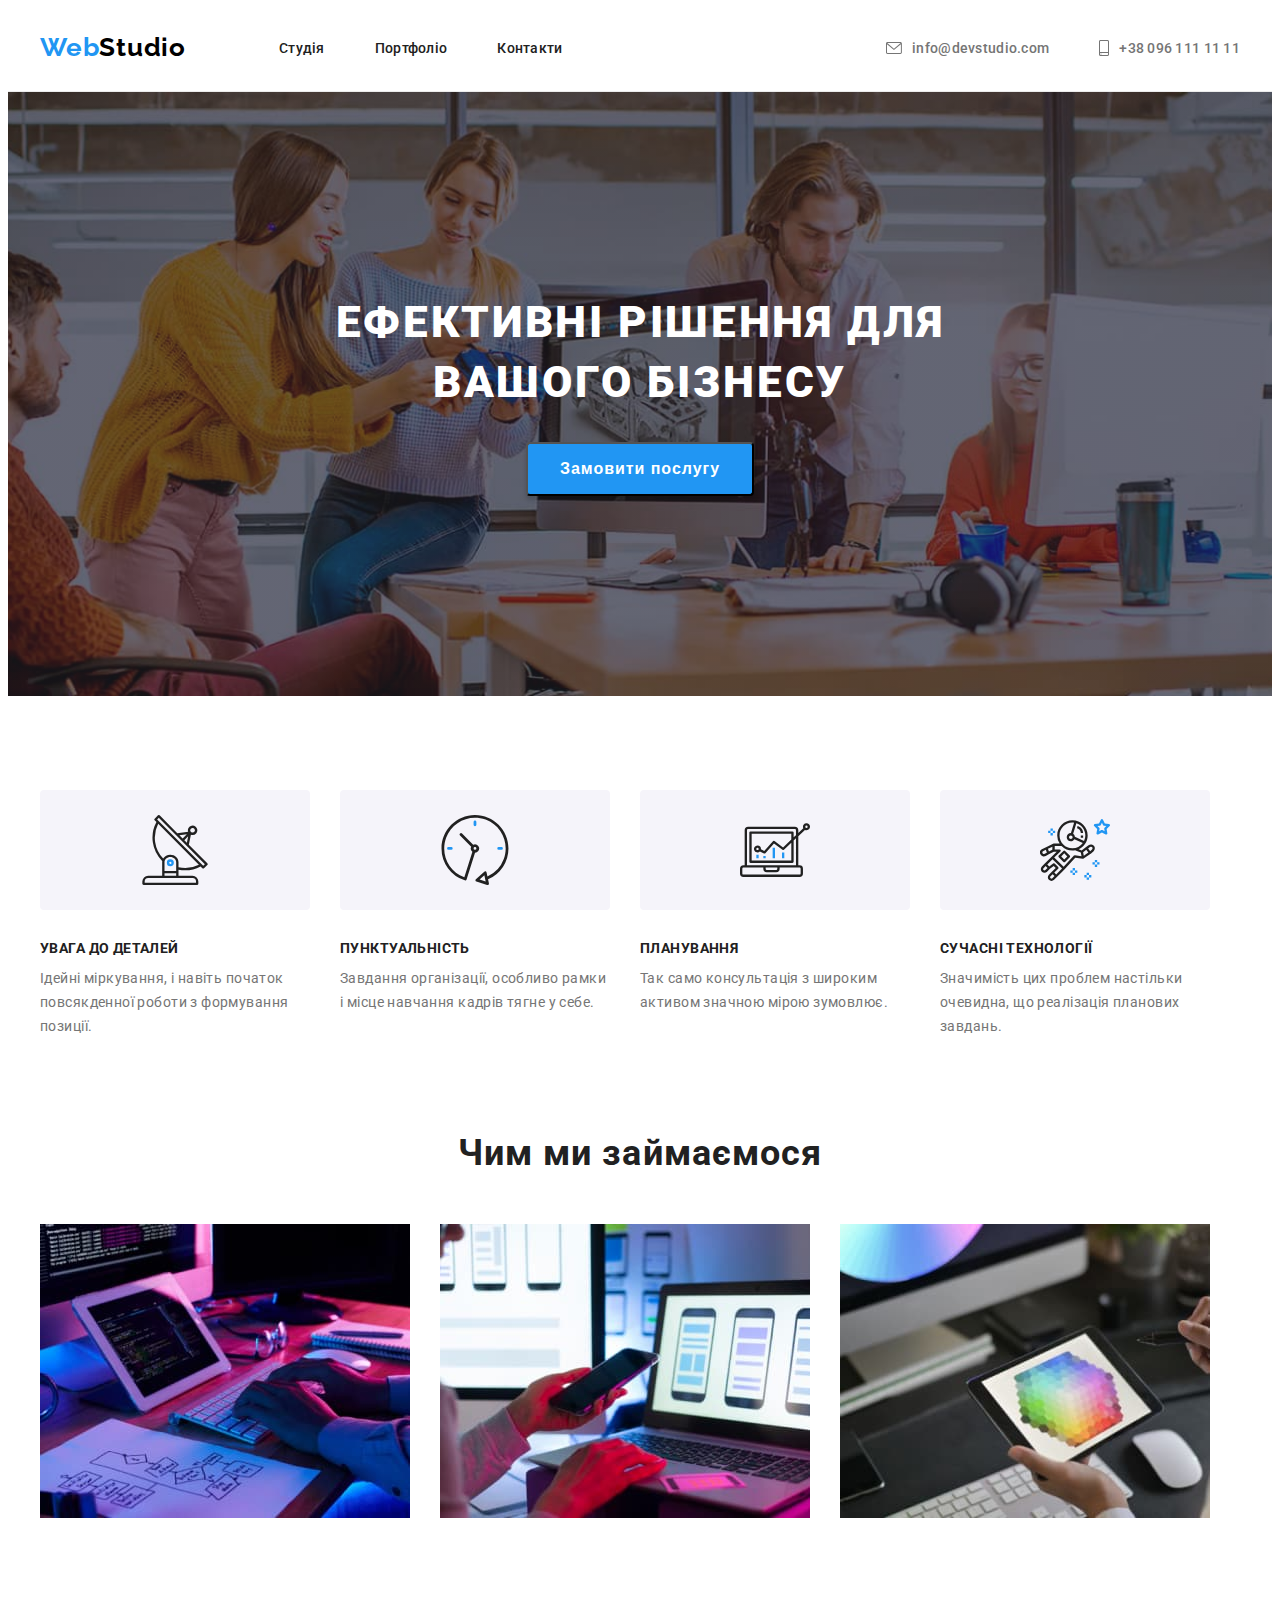
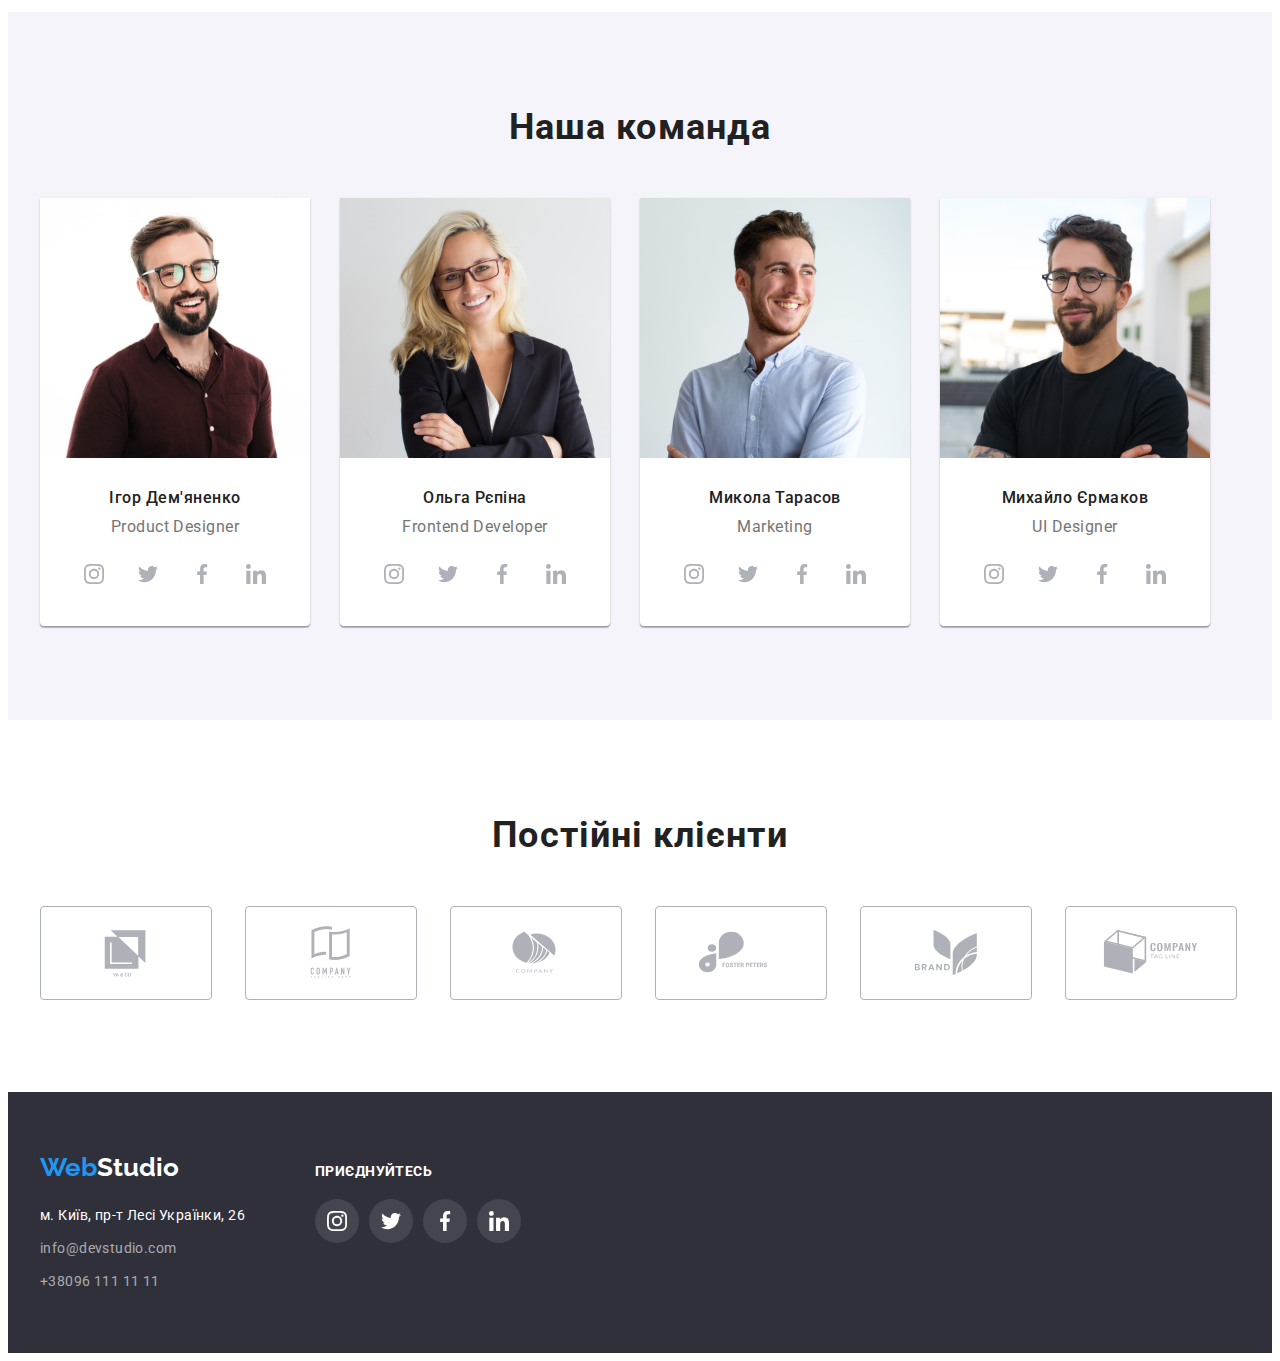
<file: index.html>
<!DOCTYPE html>
<html lang="uk">
  <head>
    <meta charset="UTF-8" />
    <meta http-equiv="X-UA-Compatible" content="IE=edge" />
    <meta name="viewport" content="width=device-width, initial-scale=1.0" />
    <title>Document</title>
    <link rel="preconnect" href="https://fonts.googleapis.com" />
    <link rel="preconnect" href="https://fonts.gstatic.com" crossorigin />
    <link
      href="https://fonts.googleapis.com/css2?family=Raleway:wght@700&family=Roboto:wght@400;500;700;900&display=swap"
      rel="stylesheet"
    />
    <link
      rel="stylesheet"
      href="https://cdnjs.cloudflare.com/ajax/libs/modern-normalize/1.1.0/modern-normalize.min.css"
      integrity="sha512-wpPYUAdjBVSE4KJnH1VR1HeZfpl1ub8YT/NKx4PuQ5NmX2tKuGu6U/JRp5y+Y8XG2tV+wKQpNHVUX03MfMFn9Q=="
      crossorigin="anonymous"
      referrerpolicy="no-referrer"
    />
    <link rel="stylesheet" href="./css/styles.css" />
  </head>
  <body>
    <header class="page-header">
      <div class="container nav">
        <nav class="nav">
          <a href="" class="logo"><span class="logo-start">Web</span>Studio</a>
          <ul class="top-line">
            <li class="top-line-item"><a href="" class="top-line-link">Студія</a></li>
            <li class="top-line-item"
              ><a href="./portfolio.html" class="top-line-link">Портфоліо</a></li
            >
            <li class="top-line-item"><a href="" class="top-line-link">Контакти</a></li>
          </ul>
        </nav>
        <ul class="contacts">
          <li class="contacts-item">
            <a class="contacts-item-link" href="mailto:info@devstudio.com">
              <svg class="icon-contacts" width="16" height="12">
                <use href="./images/icon.svg#icon-envelope"></use>
              </svg>info@devstudio.com</a
            ></li
          >
          <li class="contacts-item"
            ><a class="contacts-item-link" href="tel:+380961111111">
              <svg class="icon-contacts" width="10" height="16">
                <use href="./images/icon.svg#icon-smartphone"></use>
              </svg>+38 096 111 11 11</a
            ></li
          >
        </ul>
      </div>
    </header>

    <main>
      <section class="section-cap hero">
        <div class="container">
          <h1 class="cap-title">Ефективні рішення для вашого бізнесу</h1>
          <button class="button" type="button">Замовити послугу</button>
        </div>
      </section>

      <section class="section section-main">
        <div class="container">
          <h2 class="visually-hidden">ОСОБЛИВОСТІ</h2>
          <ul class="main-list">
            <li class="main-item icon-antenna">
              <div class="icon-box">
                <svg class="icon" width="70" height="70">
                  <use href="./images/icon.svg#icon-antenna" width="70" height="70"></use>
                </svg>
              </div>
              <h3 class="main-title">УВАГА ДО ДЕТАЛЕЙ</h3>
              <p class="main-text">
                Ідейні міркування, і навіть початок повсякденної роботи з формування позиції.
              </p>
            </li>
            <li class="main-item icon-clock">
              <div class="icon-box">
                <svg class="icon" width="70" height="70">
                  <use href="./images/icon.svg#icon-clock" width="70" height="70"></use>
                </svg>
              </div>
              <h3 class="main-title">ПУНКТУАЛЬНІСТЬ</h3>
              <p class="main-text">
                Завдання організації, особливо рамки і місце навчання кадрів тягне у себе.
              </p>
            </li>
            <li class="main-item icon-diagram">
              <div class="icon-box">
                <svg class="icon" width="70" height="70">
                  <use href="./images/icon.svg#icon-diagram" width="70" height="70"></use></svg
              ></div>
              <h3 class="main-title">ПЛАНУВАННЯ</h3>
              <p class="main-text">
                Так само консультація з широким активом значною мірою зумовлює.
              </p>
            </li>
            <li class="main-item icon-astronaut">
              <div class="icon-box">
                <svg class="icon" width="70" height="70">
                  <use href="./images/icon.svg#icon-astronaut" width="70" height="70"></use>
                </svg>
              </div>
              <h3 class="main-title">СУЧАСНІ ТЕХНОЛОГІЇ</h3>
              <p class="main-text">
                Значимість цих проблем настільки очевидна, що реалізація планових завдань.
              </p>
            </li>
          </ul>
        </div>
      </section>

      <section class="section section-items">
        <div class="container">
          <h2 class="title-items">Чим ми займаємося</h2>
          <ul class="items-list">
            <li class="items-item">
              <img
                class="image-items"
                src="./images/box1.jpg"
                alt="Чоловік друкує текс"
                width="370"
              />
            </li>
            <li class="items-item">
              <img
                class="image-items"
                src="./images/box2.jpg"
                alt="Дівчина обирає інтерфейс для екрана телефона"
                width="370"
              />
            </li>
            <li class="items-item">
              <img
                class="image-items"
                src="./images/box3.jpg"
                alt="Дівчина обирає кольори"
                width="370"
              />
            </li>
          </ul>
        </div>
      </section>

      <section class="section section-team">
        <div class="container">
          <h2 class="team-title">Наша команда</h2>
          <ul class="team-list">
            <li class="team-item">
              <img
                class="team-image"
                src="./images/photo1.jpg"
                alt="фото Ігоря Дем'яненко"
                width="270"
              />
              <div class="container-team">
                <h3 class="team-name">Ігор Дем'яненко</h3>
                <p class="team-text">Product Designer</p>
                <ul class="socials">
                  <li class="socials-item">
                    <a
                      class="socials-link"
                      href="https://instagram.com"
                      target="_blank"
                      rel="noreferrer noopener"
                      aria-label="Instagram"
                    >
                      <svg class="" width="20" height="20">
                        <use href="./images/icon.svg#icon-instagram"></use>
                      </svg> </a
                  ></li>
                  <li class="socials-item">
                    <a
                      class="socials-link"
                      href="https://twitter.com/"
                      target="_blank"
                      rel="noreferrer noopener"
                      aria-label="Twitter"
                    >
                      <svg class="" width="20" height="20">
                        <use href="./images/icon.svg#icon-twitter"></use></svg
                    ></a>
                  </li>
                  <li class="socials-item">
                    <a
                      class="socials-link"
                      href="https://www.facebook.com/"
                      target="_blank"
                      rel="noreferrer noopener"
                      aria-label="Facebook"
                    >
                      <svg class="" width="20" height="20">
                        <use href="./images/icon.svg#icon-facebook"></use>
                      </svg>
                    </a>
                  </li>
                  <li class="socials-item">
                    <a
                      class="socials-link"
                      href="https://www.linkedin.com/"
                      target="_blank"
                      rel="noreferrer noopener"
                      aria-label="LinkedIn"
                    >
                      <svg class="" width="20" height="20">
                        <use href="./images/icon.svg#icon-linkedin"></use>
                      </svg>
                    </a>
                  </li>
                </ul>
              </div>
            </li>
            <li class="team-item">
              <img
                class="team-image"
                src="./images/photo2.jpg"
                alt="фото Ольги Рєпіної"
                width="270"
              />
              <div class="container-team">
                <h3 class="team-name">Ольга Рєпіна</h3>
                <p class="team-text">Frontend Developer</p>
                <ul class="socials">
                  <li class="socials-item">
                    <a
                      class="socials-link"
                      href="https://instagram.com"
                      target="_blank"
                      rel="noreferrer noopener"
                      aria-label="Instagram"
                    >
                      <svg class="" width="20" height="20">
                        <use href="./images/icon.svg#icon-instagram"></use>
                      </svg> </a
                  ></li>
                  <li class="socials-item">
                    <a
                      class="socials-link"
                      href="https://twitter.com/"
                      target="_blank"
                      rel="noreferrer noopener"
                      aria-label="Twitter"
                    >
                      <svg class="" width="20" height="20">
                        <use href="./images/icon.svg#icon-twitter"></use></svg
                    ></a>
                  </li>
                  <li class="socials-item">
                    <a
                      class="socials-link"
                      href="https://www.facebook.com/"
                      target="_blank"
                      rel="noreferrer noopener"
                      aria-label="Facebook"
                    >
                      <svg class="" width="20" height="20">
                        <use href="./images/icon.svg#icon-facebook"></use>
                      </svg>
                    </a>
                  </li>
                  <li class="socials-item">
                    <a
                      class="socials-link"
                      href="https://www.linkedin.com/"
                      target="_blank"
                      rel="noreferrer noopener"
                      aria-label="LinkedIn"
                    >
                      <svg class="" width="20" height="20">
                        <use href="./images/icon.svg#icon-linkedin"></use>
                      </svg>
                    </a>
                  </li>
                </ul>
              </div>
            </li>
            <li class="team-item">
              <img
                class="team-image"
                src="./images/photo3.jpg"
                alt="фото Миколи Тарасова"
                width="270"
              />
              <div class="container-team">
                <h3 class="team-name">Микола Тарасов</h3>
                <p class="team-text">Marketing</p>
                <ul class="socials">
                  <li class="socials-item">
                    <a
                      class="socials-link"
                      href="https://instagram.com"
                      target="_blank"
                      rel="noreferrer noopener"
                      aria-label="Instagram"
                    >
                      <svg class="" width="20" height="20">
                        <use href="./images/icon.svg#icon-instagram"></use>
                      </svg> </a
                  ></li>
                  <li class="socials-item">
                    <a
                      class="socials-link"
                      href="https://twitter.com/"
                      target="_blank"
                      rel="noreferrer noopener"
                      aria-label="Twitter"
                    >
                      <svg class="" width="20" height="20">
                        <use href="./images/icon.svg#icon-twitter"></use></svg
                    ></a>
                  </li>
                  <li class="socials-item">
                    <a
                      class="socials-link"
                      href="https://www.facebook.com/"
                      target="_blank"
                      rel="noreferrer noopener"
                      aria-label="Facebook"
                    >
                      <svg class="" width="20" height="20">
                        <use href="./images/icon.svg#icon-facebook"></use>
                      </svg>
                    </a>
                  </li>
                  <li class="socials-item">
                    <a
                      class="socials-link"
                      href="https://www.linkedin.com/"
                      target="_blank"
                      rel="noreferrer noopener"
                      aria-label="LinkedIn"
                    >
                      <svg class="" width="20" height="20">
                        <use href="./images/icon.svg#icon-linkedin"></use>
                      </svg>
                    </a>
                  </li>
                </ul>
              </div>
            </li>
            <li class="team-item">
              <img
                class="team-image"
                src="./images/photo4.jpg"
                alt="фото Михайла Єрмакова"
                width="270"
              />
              <div class="container-team">
                <h3 class="team-name">Михайло Єрмаков</h3>
                <p class="team-text">UI Designer</p>
                <ul class="socials">
                  <li class="socials-item">
                    <a
                      class="socials-link"
                      href="https://instagram.com"
                      target="_blank"
                      rel="noreferrer noopener"
                      aria-label="Instagram"
                    >
                      <svg class="" width="20" height="20">
                        <use href="./images/icon.svg#icon-instagram"></use>
                      </svg> </a
                  ></li>
                  <li class="socials-item">
                    <a
                      class="socials-link"
                      href="https://twitter.com/"
                      target="_blank"
                      rel="noreferrer noopener"
                      aria-label="Twitter"
                    >
                      <svg class="" width="20" height="20">
                        <use href="./images/icon.svg#icon-twitter"></use></svg
                    ></a>
                  </li>
                  <li class="socials-item">
                    <a
                      class="socials-link"
                      href="https://www.facebook.com/"
                      target="_blank"
                      rel="noreferrer noopener"
                      aria-label="Facebook"
                    >
                      <svg class="" width="20" height="20">
                        <use href="./images/icon.svg#icon-facebook"></use>
                      </svg>
                    </a>
                  </li>
                  <li class="socials-item">
                    <a
                      class="socials-link"
                      href="https://www.linkedin.com/"
                      target="_blank"
                      rel="noreferrer noopener"
                      aria-label="LinkedIn"
                    >
                      <svg class="" width="20" height="20">
                        <use href="./images/icon.svg#icon-linkedin"></use>
                      </svg>
                    </a>
                  </li>
                </ul>
              </div>
            </li>
          </ul>
        </div>
      </section>

      <section class="section section-customers">
        <div class="container">
          <h2 class="customers-title">Постійні клієнти</h2>
          <ul class="customers-list">
            <li class="customers-item">
              <a class="customers-link" href="" target="_blank" rel="noreferrer noopener">
                <svg class="icon-customers" width="106" height="60">
                  <use href="./images/icon.svg#icon-yago"></use></svg></a
            ></li>
            <li class="customers-item"
              ><a class="customers-link" href="" target="_blank" rel="noreferrer noopener"
                ><svg class="icon-customers" width="106" height="60">
                  <use href="./images/icon.svg#icon-here"></use></svg></a
            ></li>
            <li class="customers-item"
              ><a class="customers-link" href="" target="_blank" rel="noreferrer noopener"
                ><svg class="icon-customers" width="106" height="60">
                  <use href="./images/icon.svg#icon-company"></use></svg></a
            ></li>
            <li class="customers-item"
              ><a class="customers-link" href="" target="_blank" rel="noreferrer noopener"
                ><svg class="icon-customers" width="106" height="60">
                  <use href="./images/icon.svg#icon-foster"></use></svg></a
            ></li>
            <li class="customers-item"
              ><a class="customers-link" href="" target="_blank" rel="noreferrer noopener"
                ><svg class="icon-customers" width="106" height="60">
                  <use href="./images/icon.svg#icon-brand"></use></svg></a
            ></li>
            <li class="customers-item"
              ><a class="customers-link" href="" target="_blank" rel="noreferrer noopener"
                ><svg class="icon-customers" width="106" height="60">
                  <use href="./images/icon.svg#icon-tagline"></use></svg></a
            ></li>
          </ul>
        </div>
      </section>
    </main>

    <footer class="footer">
      <div class="container footer-container">
        <div class="container-adress">
          <a href="" class="logo-footer"><span class="logo-start">Web</span>Studio</a>
          <address class="address">
            <ul class="list-address">
              <li class="item-address"
                ><a
                  class="link-address"
                  href="https://goo.gl/maps/osc72HWqu3pmYaWj7"
                  target="_blank"
                  rel="noreferrer noopener"
                  >м. Київ, пр-т Лесі Українки, 26</a
                ></li
              >
              <li class="item-address"
                ><a class="link-address-mail" href="mailto:info@devstudio.com"
                  >info@devstudio.com</a
                ></li
              >
              <li class="item-address"
                ><a class="link-address-tel" href="tel:+380961111111">+38096 111 11 11</a></li
              >
            </ul>
          </address>
        </div>
        <div class="container-social">
          <h3 class="networks-title">приєднуйтесь</h3>
          <ul class="networks-list">
            <li class="networks-item">
              <a
                class="networks-link"
                href="https://www.instagram.com/"
                target="_blank"
                rel="noreferrer noopener"
                aria-label="Instagram"
              >
                <svg class="networks" width="20" height="20">
                  <use href="./images/icon.svg#icon-instagram"></use>
                </svg>
              </a>
            </li>
            <li class="networks-item">
              <a
                class="networks-link"
                href="https://twitter.com/"
                target="_blank"
                rel="noreferrer noopener"
                aria-label="Twitter"
              >
                <svg class="networks" width="20" height="20">
                  <use href="./images/icon.svg#icon-twitter"></use></svg
              ></a>
            </li>
            <li class="networks-item">
              <a
                class="networks-link"
                href="https://www.facebook.com/"
                target="_blank"
                rel="noreferrer noopener"
                aria-label="Facebook"
              >
                <svg class="networks" width="20" height="20">
                  <use href="./images/icon.svg#icon-facebook"></use>
                </svg>
              </a>
            </li>
            <li class="networks-item">
              <a
                class="networks-link"
                href="https://www.linkedin.com/"
                target="_blank"
                rel="noreferrer noopener"
                aria-label="LinkedIn"
              >
                <svg class="networks" width="20" height="20">
                  <use href="./images/icon.svg#icon-linkedin"></use>
                </svg>
              </a>
            </li>
          </ul>
        </div>
      </div>
    </footer>
  </body>
</html>
</file>
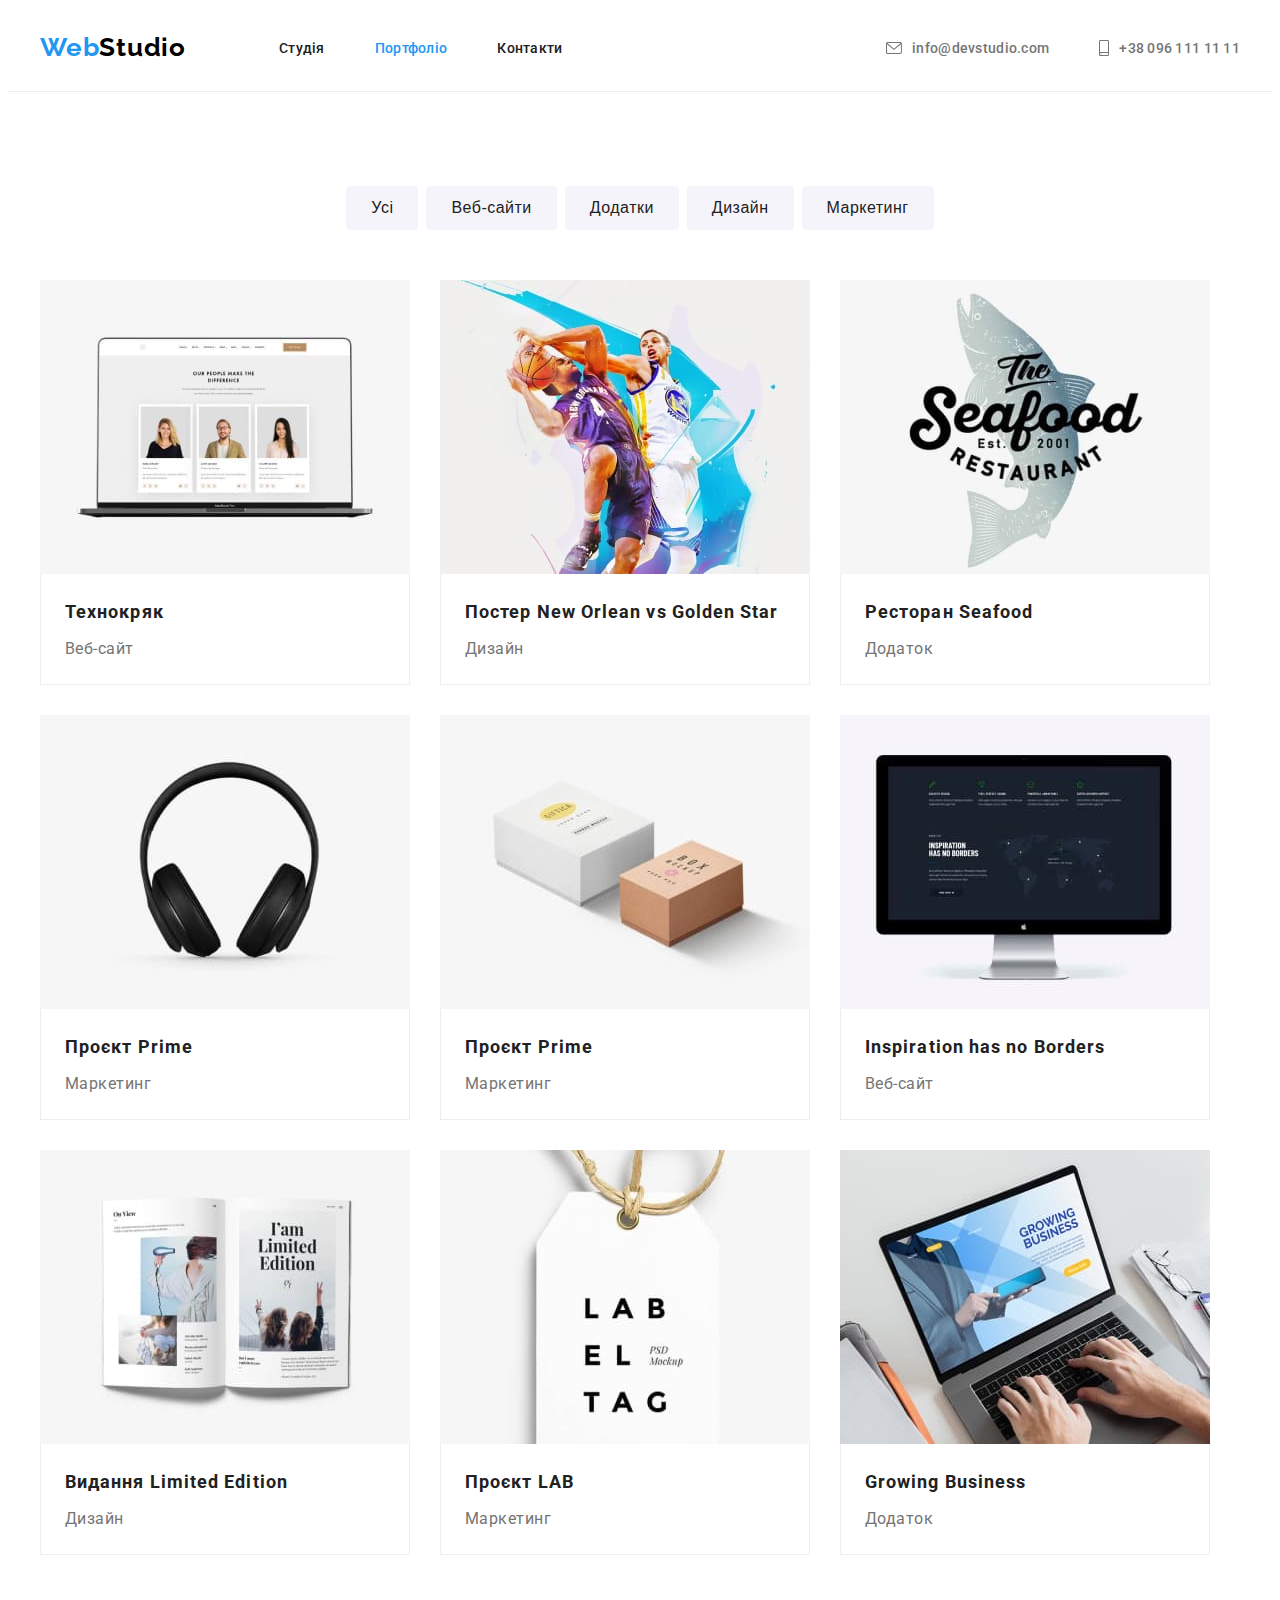
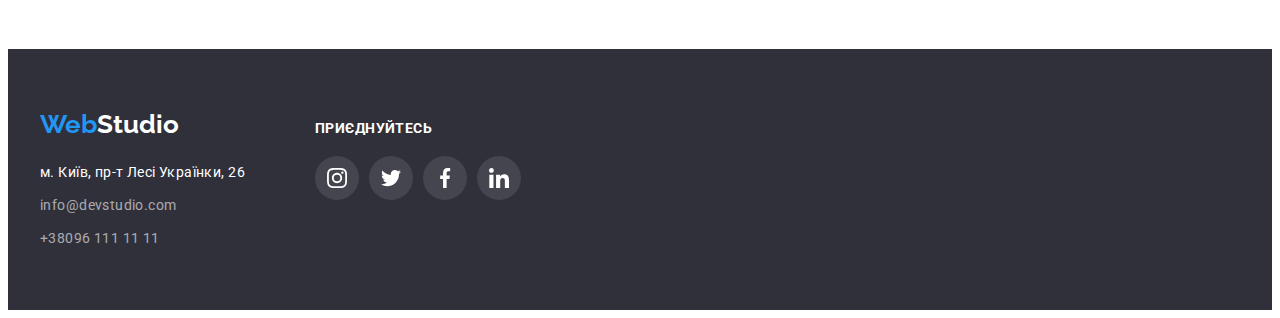
<file: portfolio.html>
<!DOCTYPE html>
<html lang="uk">
  <head>
    <meta charset="UTF-8" />
    <meta http-equiv="X-UA-Compatible" content="IE=edge" />
    <meta name="viewport" content="width=device-width, initial-scale=1.0" />
    <title>Document</title>
    <link rel="preconnect" href="https://fonts.googleapis.com" />
    <link rel="preconnect" href="https://fonts.gstatic.com" crossorigin />
    <link
      href="https://fonts.googleapis.com/css2?family=Montserrat:wght@400;500;600&family=Raleway:wght@700&family=Roboto:wght@400;500;700;900&display=swap"
      rel="stylesheet"
    />
    <link
      rel="stylesheet"
      href="https://cdnjs.cloudflare.com/ajax/libs/modern-normalize/1.1.0/modern-normalize.min.css"
      integrity="sha512-wpPYUAdjBVSE4KJnH1VR1HeZfpl1ub8YT/NKx4PuQ5NmX2tKuGu6U/JRp5y+Y8XG2tV+wKQpNHVUX03MfMFn9Q=="
      crossorigin="anonymous"
      referrerpolicy="no-referrer"
    />
    <link rel="stylesheet" href="./css/styles.css" />
  </head>
  <body>
    <header class="page-header">
      <div class="container nav">
        <nav class="nav">
          <a href="" class="logo"><span class="logo-start">Web</span>Studio</a>
          <ul class="top-line">
            <li class="top-line-item"><a href="" class="top-line-link">Студія</a></li>
            <li class="top-line-item"
              ><a href="./portfolio.html" class="top-line-link current">Портфоліо</a></li
            >
            <li class="top-line-item"><a href="" class="top-line-link">Контакти</a></li>
          </ul>
        </nav>
        <ul class="contacts">
          <li class="contacts-item">
            <a class="contacts-item-link" href="mailto:info@devstudio.com">
              <svg class="icon-contacts" width="16" height="12">
                <use href="./images/icon.svg#icon-envelope"></use>
              </svg>
              info@devstudio.com</a
            ></li
          >
          <li class="contacts-item"
            ><a class="contacts-item-link" href="tel:+380961111111">
              <svg class="icon-contacts" width="10" height="16">
                <use href="./images/icon.svg#icon-smartphone"></use>
              </svg>
              +38 096 111 11 11</a
            ></li
          >
        </ul>
      </div>
    </header>

    <main>
      <section class="section">
        <div class="container">
          <h1 class="visually-hidden">Проекти</h1>
          <ul class="filter">
            <li><button class="button-filter" type="button">Усі</button></li>
            <li><button class="button-filter" type="button">Веб-сайти</button></li>
            <li><button class="button-filter" type="button">Додатки</button></li>
            <li><button class="button-filter" type="button">Дизайн</button></li>
            <li><button class="button-filter" type="button">Маркетинг</button></li>
          </ul>

          <ul class="project">
            <li class="project-item">
              <a class="project-link" href="">
                <img
                  class="project-image"
                  src="./images2/img1.jpg"
                  alt="екран ноутбука"
                  width="370"
                  height="294"
                />
                <div class="container-project-text"
                  ><h2 class="project-title">Технокряк</h2>
                  <p class="project-text">Веб-сайт</p>
                </div>
              </a>
            </li>
            <li class="project-item">
              <a class="project-link" href=""
                ><img
                  class="project-image"
                  src="./images2/img2.jpg"
                  alt="два баскетболісти"
                  width="370"
                  height="294"
                />
                <div class="container-project-text"
                  ><h2 class="project-title">Постер New Orlean vs Golden Star</h2>
                  <p class="project-text">Дизайн</p>
                </div>
              </a>
            </li>
            <li class="project-item">
              <a class="project-link" href="">
                <img
                  class="project-image"
                  src="./images2/img3.jpg"
                  alt="логотип ресторана"
                  width="370"
                  height="294"
                />
                <div class="container-project-text">
                  <h2 class="project-title">Ресторан Seafood</h2>
                  <p class="project-text">Додаток</p>
                </div>
              </a>
            </li>
            <li class="project-item">
              <a class="project-link" href="">
                <img
                  class="project-image"
                  src="./images2/img4.jpg"
                  alt="навушники"
                  width="370"
                  height="294"
                />
                <div class="container-project-text"
                  ><h2 class="project-title">Проєкт Prime</h2>
                  <p class="project-text">Маркетинг</p>
                </div>
              </a>
            </li>
            <li class="project-item">
              <a class="project-link" href="">
                <img
                  class="project-image"
                  src="./images2/img5.jpg"
                  alt="коробки"
                  width="370"
                  height="294"
                />
                <div class="container-project-text">
                  <h2 class="project-title">Проєкт Prime</h2>
                  <p class="project-text">Маркетинг</p>
                </div>
              </a>
            </li>
            <li class="project-item">
              <a class="project-link" href="">
                <img
                  class="project-image"
                  src="./images2/img6.jpg"
                  alt="монітор комп'ютера"
                  width="370"
                  height="294"
                />
                <div class="container-project-text">
                  <h2 class="project-title">Inspiration has no Borders</h2>
                  <p class="project-text">Веб-сайт</p>
                </div>
              </a>
            </li>
            <li class="project-item">
              <a class="project-link" href="">
                <img
                  class="project-image"
                  src="./images2/img7.jpg"
                  alt="Журнал"
                  width="370"
                  height="294"
                />
                <div class="container-project-text">
                  <h2 class="project-title">Видання Limited Edition</h2>
                  <p class="project-text">Дизайн</p>
                </div>
              </a>
            </li>
            <li class="project-item">
              <a class="project-link" href="">
                <img
                  class="project-image"
                  src="./images2/img8.jpg"
                  alt="етикетка"
                  width="370"
                  height="294"
                />
                <div class="container-project-text">
                  <h2 class="project-title">Проєкт LAB</h2>
                  <p class="project-text">Маркетинг</p>
                </div>
              </a>
            </li>
            <li class="project-item">
              <a class="project-link" href="">
                <img
                  class="project-image"
                  src="./images2/img9.jpg"
                  alt="Людина друкує на ноутбуці"
                  width="370"
                  height="294"
                />
                <div class="container-project-text">
                  <h2 class="project-title">Growing Business</h2>
                  <p class="project-text">Додаток</p>
                </div>
              </a>
            </li>
          </ul>
        </div>
      </section>
    </main>

    <footer class="footer">
      <div class="container footer-container">
        <div class="container-adress">
          <a href="" class="logo-footer"><span class="logo-start">Web</span>Studio</a>
          <address class="address">
            <ul class="list-address">
              <li class="item-address"
                ><a
                  class="link-address"
                  href="https://goo.gl/maps/osc72HWqu3pmYaWj7"
                  target="_blank"
                  rel="noreferrer noopener"
                  >м. Київ, пр-т Лесі Українки, 26</a
                ></li
              >
              <li class="item-address"
                ><a class="link-address-mail" href="mailto:info@devstudio.com"
                  >info@devstudio.com</a
                ></li
              >
              <li class="item-address"
                ><a class="link-address-tel" href="tel:+380961111111">+38096 111 11 11</a></li
              >
            </ul>
          </address>
        </div>
        <div class="container-social">
          <h3 class="networks-title">приєднуйтесь</h3>
          <ul class="networks-list">
            <li class="networks-item">
              <a
                class="networks-link"
                href="https://www.instagram.com/"
                target="_blank"
                rel="noreferrer noopener"
                aria-label="Instagram"
              >
                <svg class="networks" width="20" height="20">
                  <use href="./images/icon.svg#icon-instagram"></use>
                </svg>
              </a>
            </li>
            <li class="networks-item">
              <a
                class="networks-link"
                href="https://twitter.com/"
                target="_blank"
                rel="noreferrer noopener"
                aria-label="Twitter"
              >
                <svg class="networks" width="20" height="20">
                  <use href="./images/icon.svg#icon-twitter"></use></svg
              ></a>
            </li>
            <li class="networks-item">
              <a
                class="networks-link"
                href="https://www.facebook.com/"
                target="_blank"
                rel="noreferrer noopener"
                aria-label="Facebook"
              >
                <svg class="networks" width="20" height="20">
                  <use href="./images/icon.svg#icon-facebook"></use>
                </svg>
              </a>
            </li>
            <li class="networks-item">
              <a
                class="networks-link"
                href="https://www.linkedin.com/"
                target="_blank"
                rel="noreferrer noopener"
                aria-label="LinkedIn"
              >
                <svg class="networks" width="20" height="20">
                  <use href="./images/icon.svg#icon-linkedin"></use>
                </svg>
              </a>
            </li>
          </ul>
        </div>
      </div>
    </footer>
  </body>
</html>
</file>
<file: css/styles.css>
:root {
  --primary-text-color: #757575;
  --title-text-color: #212121;
  --accent-color: #2196f3;
  --logo-color: #000000;
  --address-text-color: rgba(255, 255, 255, 0.6);
  --button-text-color: #ffffff;
  --footer-background: #2f303a;
  --sectionbg-background: #f5f4fa;
  --fond-background: #f5f5f5;
  --border-color: #ececec;
  --svg-color-icon: #afb1b8;
  --border-color-portfolio: #eeeeee;
}

body {
  font-family: 'Roboto', sans-serif;
  font-size: 14px;
}

.link {
  text-decoration: none;
}

ul {
  padding-inline-start: 0;
  list-style: none;
  margin: 0;
}

img {
  display: block;
  max-width: 100%;
  height: auto;
}

.page-header {
  border-bottom: 1px solid var(--border-color);
}

h1,
h2,
h3,
p {
  margin: 0;
  padding: 0;
}

.container {
  width: 1200px;
  padding: 0 15px;
  margin-left: auto;
  margin-right: auto;
}
.section {
  padding: 94px 0;
}
.nav {
  display: flex;
}

.logo {
  padding-top: 24px;
  padding-bottom: 25px;
  margin-right: 93px;
  font-family: 'Raleway', sans-serif;
  font-weight: 700;
  letter-spacing: 0.03em;
  font-size: 26px;
  line-height: calc(31 / 26);
  color: var(--logo-color);
  text-decoration: none;
}
.logo-start {
  color: var(--accent-color);
}
.top-line {
  display: flex;
  gap: 50px;
}
.top-line-item {
}

.top-line-link {
  display: block;
  padding-top: 32px;
  padding-bottom: 32px;

  font-weight: 500;
  line-height: calc(16 / 14);
  letter-spacing: 0.02em;
  color: var(--title-text-color);
  text-decoration: none;
}

.top-line-link:hover,
.top-line-link:focus,
.current {
  color: var(--accent-color);
}

.contacts {
  display: flex;
  margin-left: auto;
  padding-top: 32px;
  padding-bottom: 32px;
  gap: 50px;
}

.contacts-item-link {
  display: inline-flex;
  align-items: center;

  font-weight: 500;
  line-height: calc(16 / 14);
  letter-spacing: 0.02em;
  color: var(--primary-text-color);
  text-decoration: none;
  fill: var(--primary-text-color);
}

.contacts-item-link:hover,
.contacts-item-link:focus {
  color: var(--accent-color);
  fill: var(--accent-color);
}

.icon-contacts {
  margin-right: 10px;
}

.section-cap {
  padding: 200px 0;
  margin: auto;
  text-align: center;
}

.hero {
  background-image: linear-gradient(rgba(47, 48, 58, 0.4), rgba(47, 48, 58, 0.4)),
    url(../images/fon.jpg);
  background-position: center;
  background-repeat: no-repeat;
  background-size: cover;
  max-width: 1600px;
  margin-left: auto;
  margin-right: auto;
}

.cap-title {
  width: 696px;
  margin: 0 auto 30px;
  text-align: center;
  font-weight: 900;
  font-size: 44px;
  line-height: calc(60 / 44);
  letter-spacing: 0.06em;
  text-transform: uppercase;
  color: var(--button-text-color);
}

.button {
  margin-left: auto;
  margin-right: auto;
  text-align: center;
  padding: 10px 32px;
  box-shadow: 0px 4px 4px rgba(0, 0, 0, 0.15);
  border-radius: 4px;
  font-weight: 700;
  font-size: 16px;
  line-height: calc(30 / 16);
  display: flex;
  align-items: center;
  letter-spacing: 0.06em;
  color: var(--button-text-color);
  background-color: var(--accent-color);
  cursor: pointer;
}

.section-main {
}

.main-list {
  display: flex;
}

.main-item {
  width: 270px;
}

.icon-box {
  display: flex;
  align-items: center;
  justify-content: center;
  margin-bottom: 30px;
  min-height: 120px;
  background: var(--sectionbg-background);
  border-radius: 4px;
}

.icon {
  background-color: var(--sectionbg-background);
  border-radius: 4px;
}

.main-item:not(:last-child) {
  margin-right: 30px;
}

.main-title {
  margin-bottom: 10px;
  margin-top: 0;
  font-weight: 700;
  font-size: 14px;
  line-height: calc(16 / 14);
  letter-spacing: 0.03em;
  text-transform: uppercase;
  color: var(--title-text-color);
}

.main-text {
  line-height: calc(24 / 14);
  letter-spacing: 0.03em;
  color: var(--primary-text-color);
}

.section-items {
  padding-top: 0;
}

.title-items {
  margin-bottom: 50px;
  font-weight: 700;
  font-size: 36px;
  line-height: calc(42 / 36);
  text-align: center;
  letter-spacing: 0.03em;
  color: var(--title-text-color);
}

.items-list {
  display: flex;
  flex-wrap: wrap;
  gap: 30px;
}

.items-item {
}

.image-items {
}

.section-team {
  background-color: var(--sectionbg-background);
}

.team-title {
  margin-top: 0;
  margin-bottom: 50px;
  font-weight: 700;
  font-size: 36px;
  line-height: calc(42 / 36);
  text-align: center;
  letter-spacing: 0.03em;
  color: var(--title-text-color);
}

.team-list {
  display: flex;
  flex-wrap: wrap;
  gap: 30px;
}

.team-item {
  background-color: var(--button-text-color);
  box-shadow: 0px 1px 3px rgba(0, 0, 0, 0.12), 0px 1px 1px rgba(0, 0, 0, 0.14),
    0px 2px 1px rgba(0, 0, 0, 0.2);
  border-radius: 0px 0px 4px 4px;
}

.team-image {
}

.team-name {
  margin-top: 0;
  margin-bottom: 10px;
  font-weight: 500;
  font-size: 16px;
  line-height: calc(19 / 16);
  text-align: center;
  letter-spacing: 0.03em;
  color: var(--title-text-color);
}

.team-text {
  font-size: 16px;
  line-height: calc(19 / 16);
  text-align: center;
  letter-spacing: 0.03em;
  color: var(--primary-text-color);

  margin-bottom: 16px;
}

.customers-list {
  display: flex;
  gap: 30px;
}

.customers-link {
  display: flex;
  align-items: center;
  justify-content: center;

  width: 170px;
  height: 92px;

  border: 1px solid var(--svg-color-icon);
  border-radius: 4px;
  fill: var(--svg-color-icon);
}

.customers-title {
  font-weight: 700;
  font-size: 36px;
  line-height: calc(42 / 36);
  text-align: center;
  letter-spacing: 0.03em;
  color: var(--title-text-color);

  margin-bottom: 50px;
}

.icon-customers {
  /* width: 170px;
  height: 92px; */
}

.customers-item {
  width: calc((100% - 150px) / 6);
  height: 92px;
}

.customers-link:hover,
.customers-link:focus {
  fill: var(--accent-color);
  border-color: var(--accent-color);
}
.footer {
  background: var(--footer-background);
  padding-top: 60px;
  padding-bottom: 60px;
}

.logo-footer {
  margin-bottom: 60px;
  font-family: 'Raleway', sans-serif;
  font-weight: 700;
  font-size: 26px;
  line-height: calc(31 / 26);
  color: var(--button-text-color);
  text-decoration: none;
}

.address {
  margin-top: 20px;
}

.list-address {
}

.item-address {
}

.item-address:not(:last-child) {
  margin-bottom: 9px;
}

.link-address {
  line-height: calc(24 / 14);
  letter-spacing: 0.03em;
  color: var(--button-text-color);
  text-decoration: none;
}

.link-address:hover,
.link-address:focus {
  color: var(--accent-color);
}

.link-address-mail,
.link-address-tel {
  line-height: calc(24 / 14);
  letter-spacing: 0.03em;
  color: var(--address-text-color);
  text-decoration: none;
}

.link-address-mail:hover,
.link-address-tel:hover {
  color: var(--accent-color);
}
.link-address-mail:focus,
.link-address-tel:focus {
  color: var(--accent-color);
}

.filter {
  display: flex;
  justify-content: center;
  gap: 8px;
  margin-bottom: 50px;
}

.button-filter {
  padding: 6px 22px;
  font-weight: 500;
  font-size: 16px;
  line-height: calc(26 / 16);
  text-align: center;
  letter-spacing: 0.03em;
  color: var(--title-text-color);
  background-color: var(--sectionbg-background);
  border-radius: 4px;
  cursor: pointer;
  border: solid transparent;
}

.button-filter:hover,
.button-filter:focus {
  color: var(--button-text-color);
  background-color: var(--accent-color);

  box-shadow: 0px 3px 1px rgba(0, 0, 0, 0.1), 0px 1px 2px rgba(0, 0, 0, 0.08),
    0px 2px 2px rgba(0, 0, 0, 0.12);
}

.project {
  display: flex;
  flex-wrap: wrap;
  gap: 30px;
  width: 100%;
}

.project-item {
  width: 370px;
}
.project-link {
  display: block;
  text-decoration: none;
}

.project-link:hover,
.project-link:focus {
  box-shadow: 0px 1px 1px rgba(0, 0, 0, 0.12), 0px 4px 4px rgba(0, 0, 0, 0.06), 1px 4px 6px rgba(0, 0, 0, 0.16);
}

.project-image {
  margin: 0;
}

.project-title {
  margin-bottom: 4px;
  font-weight: 700;
  font-size: 18px;
  line-height: calc(36 / 18);
  letter-spacing: 0.06em;
  color: var(--title-text-color);
}

.project-text {
  font-size: 16px;
  line-height: calc(30 / 16);
  letter-spacing: 0.03em;
  color: var(--primary-text-color);
}

.address {
  font-style: normal;
}

.container-project-text {
  padding: 20px 24px;
  border-left: 1px solid var(--border-color-portfolio);
  border-bottom: 1px solid var(--border-color-portfolio);
  border-right: 1px solid var(--border-color-portfolio);
}

.container-team {
  padding-top: 30px;
  padding-bottom: 30px;
}

.networks-title {
  font-weight: 700;
  font-size: 14px;
  line-height: 16px;
  letter-spacing: 0.03em;
  text-transform: uppercase;
  color: var(--button-text-color);
  margin-bottom: 20px;
}

.networks-list {
  display: flex;
  gap: 10px;
}

.networks-item {
  fill: var(--button-text-color);
}

.networks {
  display: flex;
  fill: var(--button-text-color);
  justify-content: center;
  align-items: center;
}

.visually-hidden {
  position: absolute;
  width: 1px;
  height: 1px;
  margin: -1px;
  border: 0;
  padding: 0;

  white-space: nowrap;
  clip-path: inset(100%);
  clip: rect(0 0 0 0);
  overflow: hidden;
}

.socials {
  display: flex;
  justify-content: center;
  gap: 10px;
}

.socials-link {
  display: flex;
  align-items: center;
  justify-content: center;

  width: 44px;
  height: 44px;

  fill: var(--svg-color-icon);
}

.socials-link:hover,
.socials-link:focus {
  fill: var(--button-text-color);
  border-radius: 50%;
  background: var(--accent-color);
}

.networks-link {
  display: flex;
  align-items: center;
  justify-content: center;

  width: 44px;
  height: 44px;

  background: rgba(255, 255, 255, 0.1);
  border-radius: 50%;
  fill: var(--button-text-color);
}

.networks-link:hover,
.networks-link:focus {
  fill: var(--button-text-color);
  border-radius: 50%;
  background: var(--accent-color);
}

.footer-container {
  display: flex;
  align-items: baseline;
}
.container-social {
  margin-left: 70px;
}
</file>
